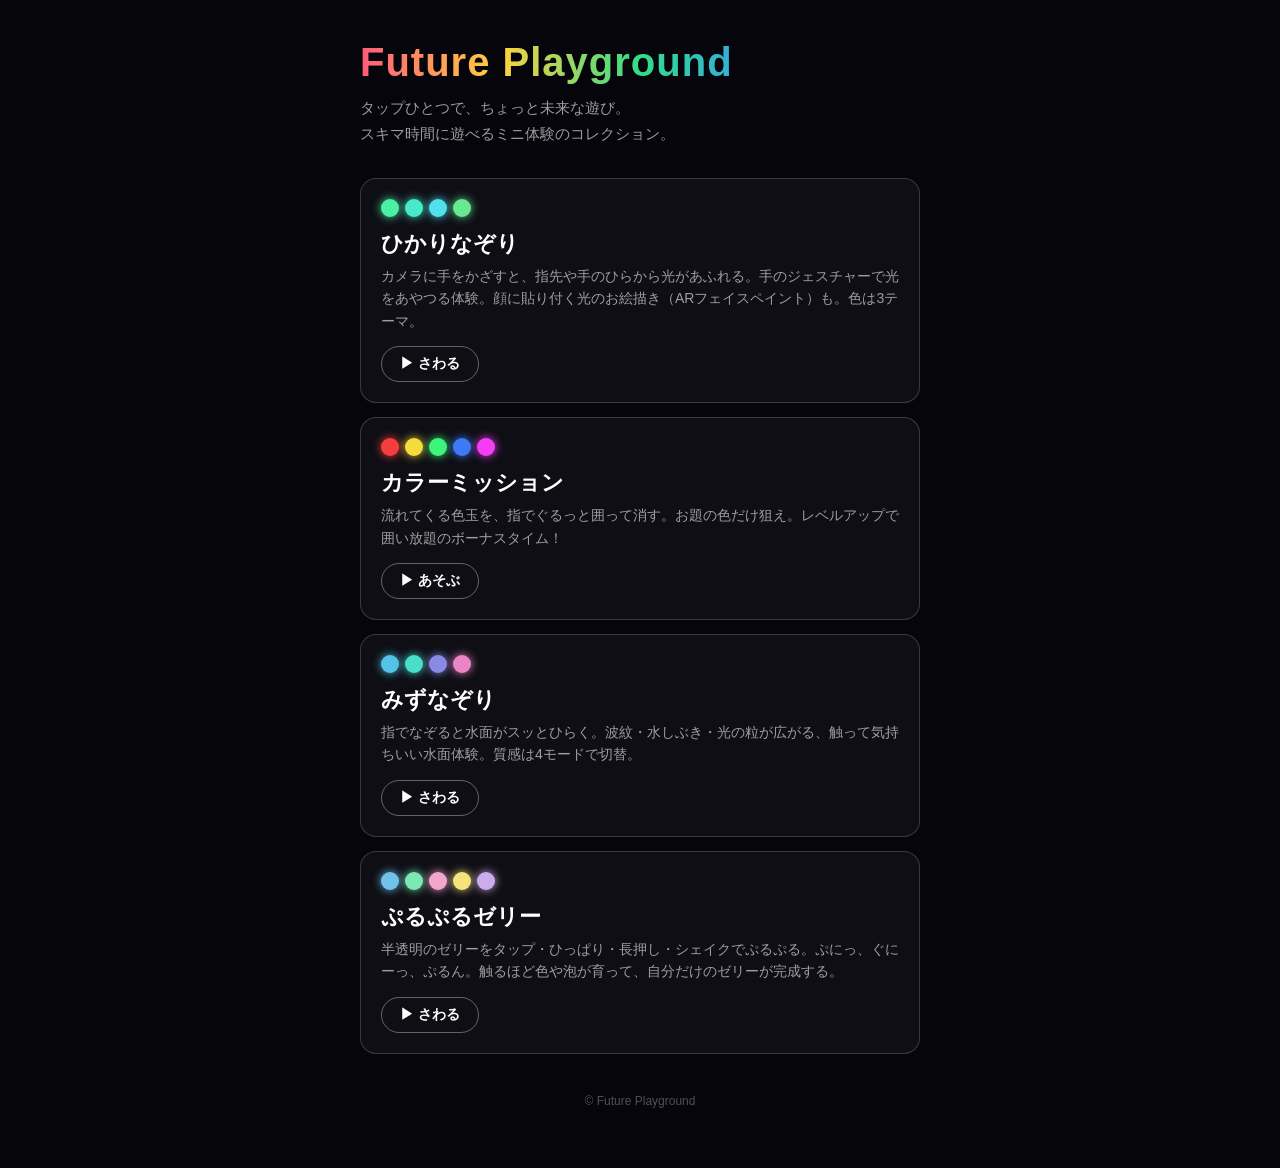
<file: index.html>
<!doctype html>
<html lang="ja">
  <head>
    <meta charset="utf-8" />
    <!-- 堅牢化：スクリプトは一切なし。外部読み込み・通信を禁止（装飾の都合でインラインCSSのみ許可）。 -->
    <meta
      http-equiv="Content-Security-Policy"
      content="default-src 'none'; style-src 'self' 'unsafe-inline'; img-src 'self' data:; base-uri 'none'; form-action 'none'"
    />
    <meta name="referrer" content="no-referrer" />
    <link
      rel="icon"
      href="data:image/svg+xml,%3Csvg%20xmlns='http://www.w3.org/2000/svg'%20viewBox='0%200%2024%2024'%3E%3Ccircle%20cx='12'%20cy='12'%20r='9'%20fill='%23aa5cff'/%3E%3C/svg%3E"
    />
    <meta name="viewport" content="width=device-width, initial-scale=1, viewport-fit=cover" />
    <title>Future Playground</title>
    <meta name="description" content="遊べるミニ体験コレクション。タップひとつで、ちょっと未来な遊び。" />
    <style>
      *{margin:0;padding:0;box-sizing:border-box;-webkit-tap-highlight-color:transparent;}
      body{min-height:100vh;background:#05050b;color:#fff;
        font-family:-apple-system,BlinkMacSystemFont,"Segoe UI",Roboto,"Hiragino Sans","Noto Sans JP",sans-serif;
        padding:calc(40px + env(safe-area-inset-top)) 20px 60px;display:flex;flex-direction:column;align-items:center;}
      .wrap{width:100%;max-width:560px;}
      h1{font-size:clamp(28px,8vw,40px);font-weight:600;letter-spacing:1px;
        background:linear-gradient(90deg,#ff5a7a,#ffd23d,#33dd88,#3399ff,#aa5cff);
        -webkit-background-clip:text;background-clip:text;-webkit-text-fill-color:transparent;}
      .lead{margin-top:10px;color:rgba(255,255,255,0.6);font-size:clamp(13px,3.6vw,15px);line-height:1.7;}
      .grid{margin-top:32px;display:grid;gap:14px;}
      a.card{display:block;text-decoration:none;color:#fff;border:0.5px solid rgba(255,255,255,0.18);
        border-radius:16px;padding:20px;background:rgba(255,255,255,0.04);transition:transform .15s,border-color .15s,background .15s;}
      a.card:hover{transform:translateY(-2px);border-color:rgba(255,255,255,0.4);background:rgba(255,255,255,0.07);}
      a.card:active{transform:scale(0.99);}
      .swatches{display:flex;gap:6px;margin-bottom:12px;}
      .swatches i{width:18px;height:18px;border-radius:50%;display:block;box-shadow:0 0 10px currentColor;}
      .title{font-size:clamp(18px,5vw,22px);font-weight:600;}
      .desc{margin-top:6px;color:rgba(255,255,255,0.6);font-size:clamp(12px,3.4vw,14px);line-height:1.6;}
      .play{margin-top:14px;display:inline-block;font-size:14px;font-weight:600;
        border:0.5px solid rgba(255,255,255,0.35);border-radius:999px;padding:8px 18px;}
      footer{margin-top:40px;color:rgba(255,255,255,0.3);font-size:12px;text-align:center;}
    </style>
  </head>
  <body>
    <div class="wrap">
      <h1>Future Playground</h1>
      <p class="lead">タップひとつで、ちょっと未来な遊び。<br />スキマ時間に遊べるミニ体験のコレクション。</p>

      <div class="grid">
        <a class="card" href="./light-veil/">
          <div class="swatches">
            <i style="background:hsl(152,85%,62%);color:hsl(152,85%,62%)"></i>
            <i style="background:hsl(168,80%,60%);color:hsl(168,80%,60%)"></i>
            <i style="background:hsl(184,80%,62%);color:hsl(184,80%,62%)"></i>
            <i style="background:hsl(140,75%,66%);color:hsl(140,75%,66%)"></i>
          </div>
          <div class="title">ひかりなぞり</div>
          <div class="desc">カメラに手をかざすと、指先や手のひらから光があふれる。手のジェスチャーで光をあやつる体験。顔に貼り付く光のお絵描き（ARフェイスペイント）も。色は3テーマ。</div>
          <span class="play">▶ さわる</span>
        </a>

        <a class="card" href="./color-mission/">
          <div class="swatches">
            <i style="background:hsl(0,90%,60%);color:hsl(0,90%,60%)"></i>
            <i style="background:hsl(52,90%,60%);color:hsl(52,90%,60%)"></i>
            <i style="background:hsl(140,90%,60%);color:hsl(140,90%,60%)"></i>
            <i style="background:hsl(220,90%,60%);color:hsl(220,90%,60%)"></i>
            <i style="background:hsl(300,90%,60%);color:hsl(300,90%,60%)"></i>
          </div>
          <div class="title">カラーミッション</div>
          <div class="desc">流れてくる色玉を、指でぐるっと囲って消す。お題の色だけ狙え。レベルアップで囲い放題のボーナスタイム！</div>
          <span class="play">▶ あそぶ</span>
        </a>

        <a class="card" href="./water-touch/">
          <div class="swatches">
            <i style="background:hsl(195,75%,62%);color:hsl(195,75%,62%)"></i>
            <i style="background:hsl(172,70%,58%);color:hsl(172,70%,58%)"></i>
            <i style="background:hsl(240,65%,72%);color:hsl(240,65%,72%)"></i>
            <i style="background:hsl(320,70%,72%);color:hsl(320,70%,72%)"></i>
          </div>
          <div class="title">みずなぞり</div>
          <div class="desc">指でなぞると水面がスッとひらく。波紋・水しぶき・光の粒が広がる、触って気持ちいい水面体験。質感は4モードで切替。</div>
          <span class="play">▶ さわる</span>
        </a>

        <a class="card" href="./jelly-touch/">
          <div class="swatches">
            <i style="background:hsl(200,75%,68%);color:hsl(200,75%,68%)"></i>
            <i style="background:hsl(150,70%,70%);color:hsl(150,70%,70%)"></i>
            <i style="background:hsl(330,75%,80%);color:hsl(330,75%,80%)"></i>
            <i style="background:hsl(52,85%,72%);color:hsl(52,85%,72%)"></i>
            <i style="background:hsl(270,60%,80%);color:hsl(270,60%,80%)"></i>
          </div>
          <div class="title">ぷるぷるゼリー</div>
          <div class="desc">半透明のゼリーをタップ・ひっぱり・長押し・シェイクでぷるぷる。ぷにっ、ぐにーっ、ぷるん。触るほど色や泡が育って、自分だけのゼリーが完成する。</div>
          <span class="play">▶ さわる</span>
        </a>
      </div>

      <footer>© Future Playground</footer>
    </div>
  </body>
</html>
</file>
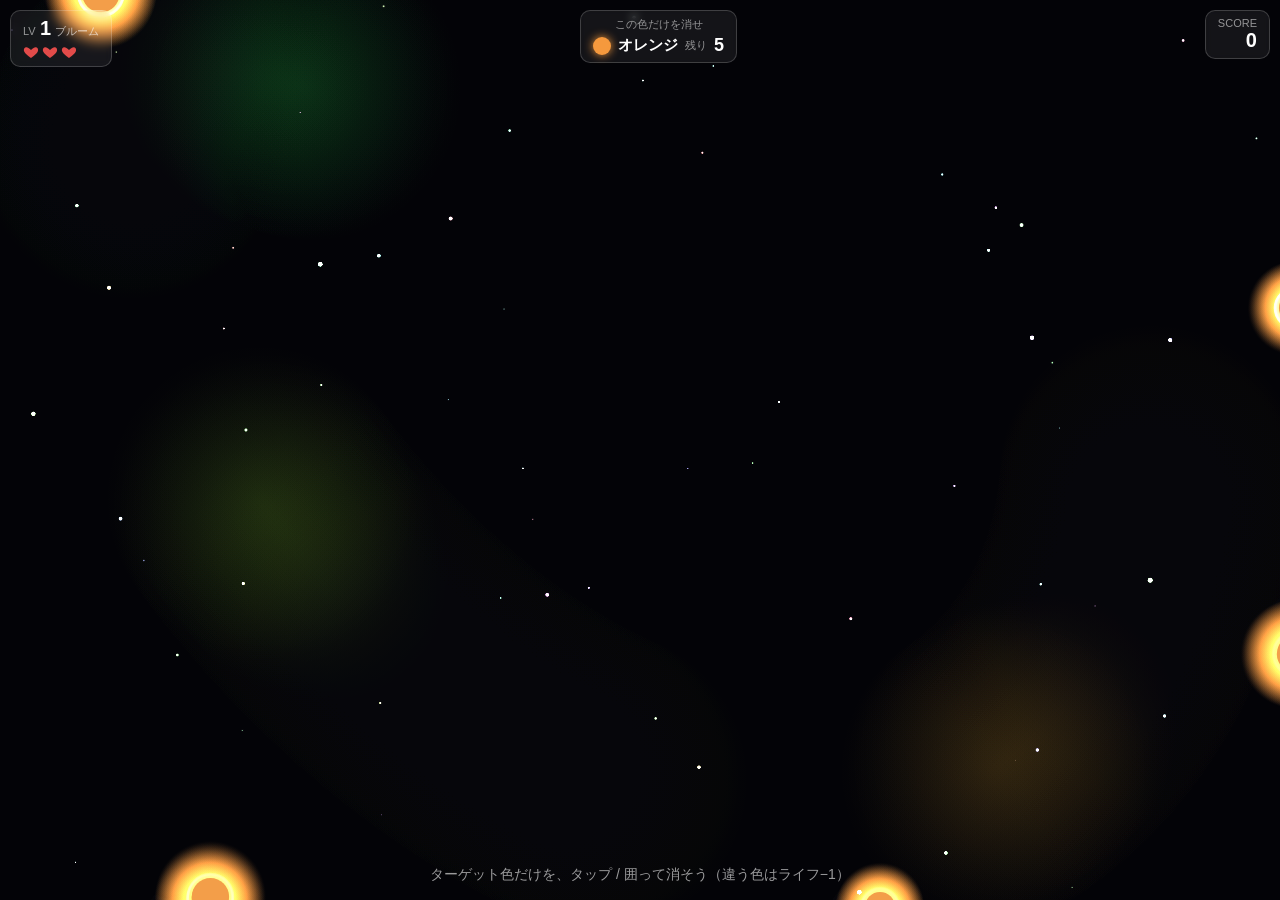
<file: color-mission/index.html>
<!doctype html>
<html lang="ja">
  <head>
    <meta charset="utf-8" />
    <meta name="viewport" content="width=device-width, initial-scale=1, maximum-scale=1, user-scalable=no, viewport-fit=cover" />
    <title>カラーミッション</title>
    <meta name="description" content="四方から流れてくる色玉を、タップや囲い込みで消すアクションゲーム。指定の色だけを狙い、レベルアップで囲い放題のボーナスタイムに突入する。" />
    <link rel="stylesheet" href="style.css" />
  </head>
  <body>
    <div id="wrap">
      <canvas id="game"></canvas>

      <div class="hud">
        <div class="box">
          <div><span class="lbl">LV</span> <span id="lv" class="big">1</span><span id="tier">ブルーム</span></div>
          <div id="lives"></div>
        </div>
        <div class="box" id="mission">
          <div class="lbl">この色だけを消せ</div>
          <div id="mrow">
            <span id="swatch"></span>
            <span id="mname"></span>
            <span class="lbl">残り</span>
            <span id="remain" class="big" style="font-size:clamp(15px,4.5vw,18px);">5</span>
          </div>
        </div>
        <div class="box" style="text-align:right;">
          <div class="lbl">SCORE</div>
          <div id="total" class="big">0</div>
        </div>
      </div>

      <div id="combo"><span id="comboText"></span></div>
      <div id="hint"><span>ターゲット色だけを、タップ / 囲って消そう（違う色はライフ−1）</span></div>
      <div id="banner"><div id="bannerText"></div></div>
      <div id="bonus"><div id="bonusTitle">★ BONUS TIME ★ 囲い放題!</div><div id="bonusBarWrap"><div id="bonusBar"></div></div></div>

      <div id="over">
        <h1>GAME OVER</h1>
        <div id="overStats"></div>
        <button id="restart">もう一度遊ぶ</button>
      </div>
    </div>

    <script src="script.js"></script>
  </body>
</html>
</file>
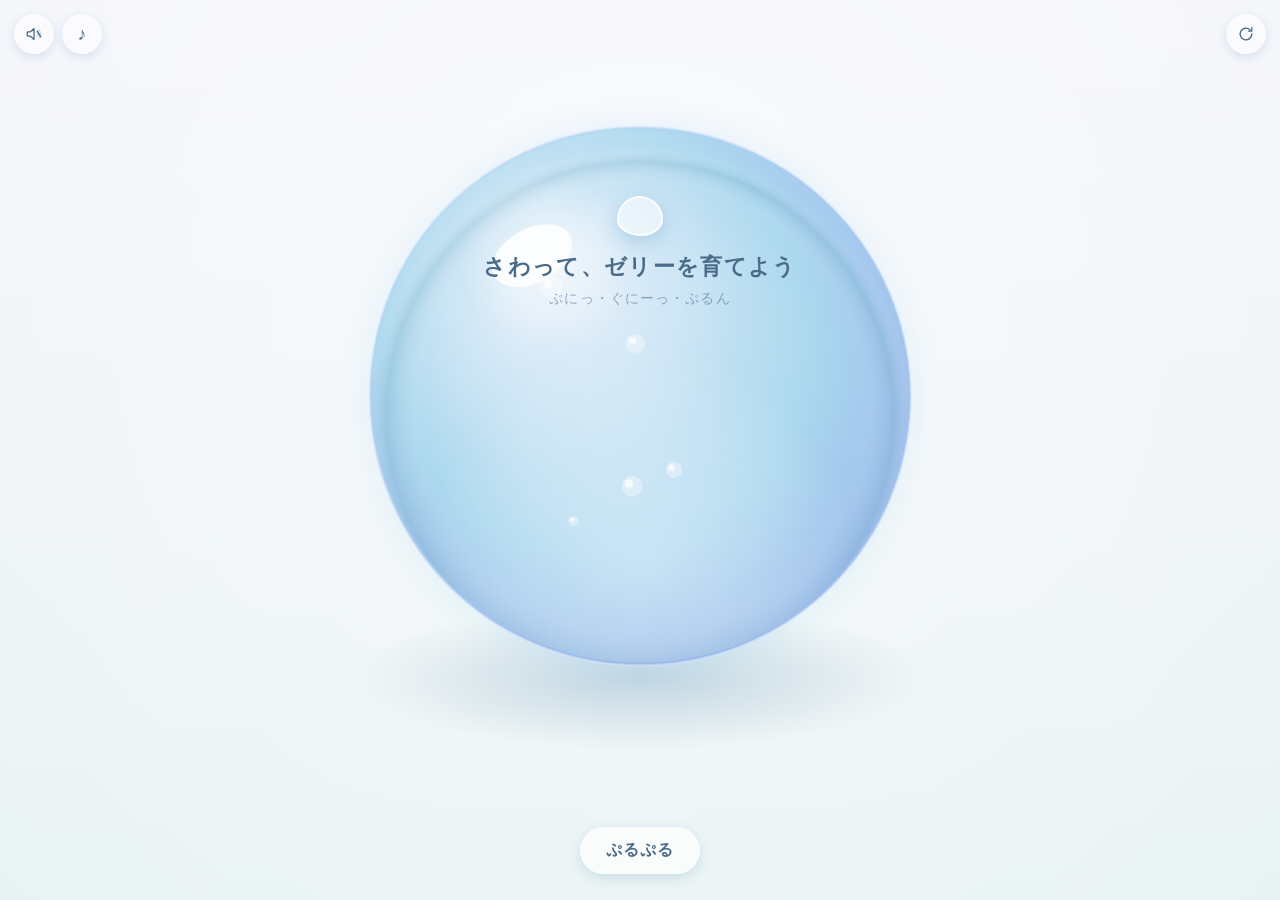
<file: jelly-touch/index.html>
<!doctype html>
<html lang="ja">
  <head>
    <meta charset="utf-8" />
    <meta
      name="viewport"
      content="width=device-width, initial-scale=1, maximum-scale=1, user-scalable=no, viewport-fit=cover"
    />
    <title>ぷるぷるゼリー</title>
    <meta
      name="description"
      content="ゼリーをタップ・ドラッグ・長押し・シェイクでぷるぷる揺らして、自分だけのゼリーを完成させる、触って気持ちいいミニ体験。"
    />
    <meta name="theme-color" content="#eaf6ff" />
    <link rel="stylesheet" href="style.css" />
  </head>
  <body>
    <div id="wrap">
      <canvas id="stage"></canvas>

      <!-- 初回の説明（最初のタッチで消える） -->
      <div id="intro">
        <div class="introInner">
          <div class="introBlob"></div>
          <p class="introText">さわって、ゼリーを育てよう</p>
          <p class="introSub">ぷにっ・ぐにーっ・ぷるん</p>
        </div>
      </div>

      <!-- ぷるぷるメーター（上部・控えめ） -->
      <div id="meterWrap" aria-hidden="true">
        <div id="meter"><i></i></div>
      </div>

      <!-- 音のオン/オフ（左上・控えめ。初期ミュート） -->
      <button id="sound" aria-label="音のオン・オフ" title="音" aria-pressed="false">
        <svg viewBox="0 0 24 24" width="20" height="20" aria-hidden="true">
          <path
            d="M4 9.5h3.5L12 5.5v13L7.5 14.5H4z"
            fill="none"
            stroke="currentColor"
            stroke-width="1.6"
            stroke-linejoin="round"
          />
          <path
            class="wave"
            d="M15.5 9.2a4 4 0 0 1 0 5.6M17.8 7a7 7 0 0 1 0 10"
            fill="none"
            stroke="currentColor"
            stroke-width="1.6"
            stroke-linecap="round"
          />
          <path
            class="slash"
            d="M16 8.5l4 7"
            fill="none"
            stroke="currentColor"
            stroke-width="1.6"
            stroke-linecap="round"
          />
        </svg>
      </button>

      <!-- おんがく（左上・控えめ。初期OFF） -->
      <button id="music" aria-label="おんがくのオン・オフ" title="おんがく" aria-pressed="false">♪</button>

      <!-- 邪魔にならない位置のリセット -->
      <button id="reset" aria-label="さいしょから" title="さいしょから">
        <svg viewBox="0 0 24 24" width="20" height="20" aria-hidden="true">
          <path
            d="M19 12a7 7 0 1 1-2.05-4.95M19 4.5V8.5h-4"
            fill="none"
            stroke="currentColor"
            stroke-width="1.6"
            stroke-linecap="round"
            stroke-linejoin="round"
          />
        </svg>
      </button>

      <!-- 画面下部のボタン -->
      <div id="controls">
        <button id="jiggle" class="ctrlBtn">ぷるぷる</button>
        <button id="finish" class="ctrlBtn primary" hidden>完成する</button>
      </div>

      <!-- 完成画面 -->
      <div id="result" hidden aria-live="polite">
        <div class="resultInner">
          <p class="resultLabel">きみのゼリー</p>
          <h2 class="resultName"></h2>
          <p class="resultDesc"></p>
          <div class="resultBtns">
            <button id="again" class="ctrlBtn">またぷるぷるする</button>
            <button id="remake" class="ctrlBtn primary">もう一度つくる</button>
          </div>
        </div>
      </div>
    </div>

    <script src="script.js"></script>
  </body>
</html>
</file>
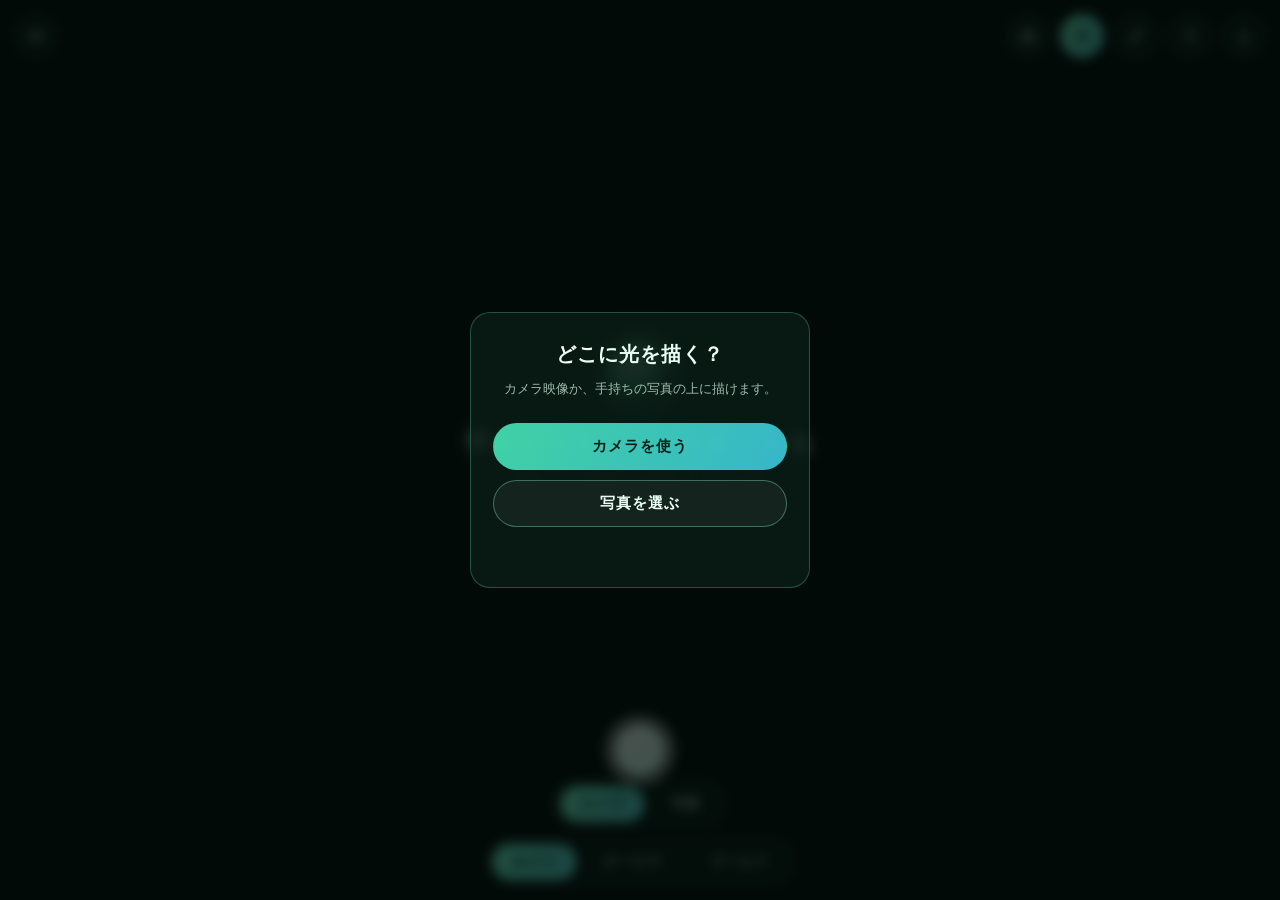
<file: light-veil/index.html>
<!doctype html>
<html lang="ja">
  <head>
    <meta charset="utf-8" />
    <meta
      name="viewport"
      content="width=device-width, initial-scale=1, maximum-scale=1, user-scalable=no, viewport-fit=cover"
    />
    <title>ひかりなぞり</title>
    <meta
      name="description"
      content="カメラ映像や写真の上を指でなぞると、光の粒・泡・半透明の膜がふわっと広がる体験。緑〜シアンの発光がきれいに咲く、触って気持ちいいミニアプリ。"
    />
    <meta name="theme-color" content="#04100c" />
    <link rel="stylesheet" href="style.css" />
  </head>
  <body>
    <div id="wrap">
      <!-- 背景（カメラ／写真）と、その上のエフェクトをまとめて描く1枚のキャンバス -->
      <canvas id="stage"></canvas>

      <!-- 背景用の隠しメディア（キャンバスへ転写するだけ・表示はしない） -->
      <video id="cam" playsinline autoplay muted></video>

      <!-- ファイル選択（写真モード） -->
      <input id="file" type="file" accept="image/*" hidden />

      <!-- 初回の一言ガイド（最初の操作で消える） -->
      <div id="intro">
        <div class="introInner">
          <div class="orb"></div>
          <p class="introText">手をかざすと、光があふれる</p>
          <p class="introSub">ひらく・つまむ・にぎる で あやつる</p>
        </div>
      </div>

      <!-- カメラ許可前 / 失敗時の案内 -->
      <div id="gate" class="hidden">
        <div class="gateCard">
          <p class="gateTitle">どこに光を描く？</p>
          <p class="gateText">カメラ映像か、手持ちの写真の上に描けます。</p>
          <div class="gateBtns">
            <button id="gateCam" class="gateBtn primary">カメラを使う</button>
            <button id="gatePhoto" class="gateBtn">写真を選ぶ</button>
          </div>
          <p id="gateNote" class="gateNote"></p>
        </div>
      </div>

      <!-- 撮影フラッシュ -->
      <div id="flash"></div>

      <!-- カメラシャッター（画面下中央） -->
      <button id="shutter" aria-label="撮影"><span></span></button>

      <!-- トースト（保存・切替などの一時表示） -->
      <div id="toast" aria-live="polite"></div>

      <!-- 左上：音のオン/オフ -->
      <button id="sound" class="iconBtn" aria-label="音のオン・オフ" title="おと" aria-pressed="true">
        <svg viewBox="0 0 24 24" width="20" height="20" aria-hidden="true">
          <path d="M4 9.5h3.5L12 5.5v13L7.5 14.5H4z" fill="none" stroke="currentColor"
            stroke-width="1.6" stroke-linejoin="round" />
          <path class="wave" d="M15.5 9.2a4 4 0 0 1 0 5.6M17.8 7a7 7 0 0 1 0 10"
            fill="none" stroke="currentColor" stroke-width="1.6" stroke-linecap="round" />
          <path class="slash" d="M15.5 8l5 8" fill="none" stroke="currentColor"
            stroke-width="1.6" stroke-linecap="round" />
        </svg>
      </button>

      <!-- 右上ユーティリティ -->
      <div id="util">
        <button id="flip" class="iconBtn" aria-label="内カメラ・外カメラ切替" title="カメラ切替">
          <svg viewBox="0 0 24 24" width="20" height="20" aria-hidden="true">
            <rect x="3" y="7" width="18" height="13" rx="3" fill="none" stroke="currentColor" stroke-width="1.6" />
            <path d="M9 7l1.3-2h3.4L15 7" fill="none" stroke="currentColor" stroke-width="1.6" stroke-linejoin="round" />
            <path d="M9.5 13.5a2.8 2.8 0 0 1 5-1.2M14.5 13.5a2.8 2.8 0 0 1-5 1.2" fill="none" stroke="currentColor" stroke-width="1.5" stroke-linecap="round" />
            <path d="M14.6 11.1l.1 1.3-1.3-.2M9.4 15.9l-.1-1.3 1.3.2" fill="none" stroke="currentColor" stroke-width="1.5" stroke-linecap="round" stroke-linejoin="round" />
          </svg>
        </button>
        <button id="hand" class="iconBtn on" aria-label="手の認識オン・オフ" title="手で あやつる" aria-pressed="true">
          <svg viewBox="0 0 24 24" width="20" height="20" aria-hidden="true">
            <path d="M8 11V6.2a1.3 1.3 0 0 1 2.6 0V10m0-.2V5.2a1.3 1.3 0 0 1 2.6 0V10m0-.6V6a1.3 1.3 0 0 1 2.6 0v5m0-2.2a1.3 1.3 0 0 1 2.6 0v4.8c0 3-2.2 5.4-5.4 5.4h-1.2c-1.7 0-2.8-.6-3.9-1.9L5 16.5c-.7-.9-.5-1.8.3-2.3.7-.4 1.5-.2 2 .4L8 15.4z"
              fill="none" stroke="currentColor" stroke-width="1.5" stroke-linejoin="round" />
          </svg>
        </button>
        <button id="draw" class="iconBtn" aria-label="お絵描きモード オン・オフ" title="お絵描き" aria-pressed="false">
          <svg viewBox="0 0 24 24" width="20" height="20" aria-hidden="true">
            <path d="M4 20l1-4L15.5 5.5a2 2 0 0 1 2.8 0l0.2.2a2 2 0 0 1 0 2.8L8 19l-4 1z" fill="none" stroke="currentColor" stroke-width="1.5" stroke-linejoin="round" />
            <path d="M14 7l3 3" fill="none" stroke="currentColor" stroke-width="1.5" stroke-linecap="round" />
          </svg>
        </button>
        <button id="reset" class="iconBtn" aria-label="エフェクトを消す" title="けす">
          <svg viewBox="0 0 24 24" width="20" height="20" aria-hidden="true">
            <path d="M12 3.2c-3.6 4-6 7-6 9.8a6 6 0 0 0 12 0c0-2.8-2.4-5.8-6-9.8z"
              fill="none" stroke="currentColor" stroke-width="1.6" stroke-linejoin="round" />
          </svg>
        </button>
        <button id="save" class="iconBtn" aria-label="画像を保存" title="ほぞん">
          <svg viewBox="0 0 24 24" width="20" height="20" aria-hidden="true">
            <path d="M12 4v10m0 0l-4-4m4 4l4-4M5 19h14"
              fill="none" stroke="currentColor" stroke-width="1.6"
              stroke-linecap="round" stroke-linejoin="round" />
          </svg>
        </button>
      </div>

      <!-- 画面下部のコントロール -->
      <div id="dock">
        <!-- ソース切替（カメラ / 写真） -->
        <div id="source" role="tablist" aria-label="背景の切替">
          <button class="src is-active" data-src="camera">カメラ</button>
          <button class="src" data-src="photo">写真</button>
        </div>

        <!-- 光の色テーマ -->
        <div id="modes" role="tablist" aria-label="光の色">
          <button class="mode is-active" data-mode="green">みどり</button>
          <button class="mode" data-mode="aurora">オーロラ</button>
          <button class="mode" data-mode="gold">ゴールド</button>
        </div>
      </div>
    </div>

    <script type="module" src="script.js"></script>
  </body>
</html>
</file>
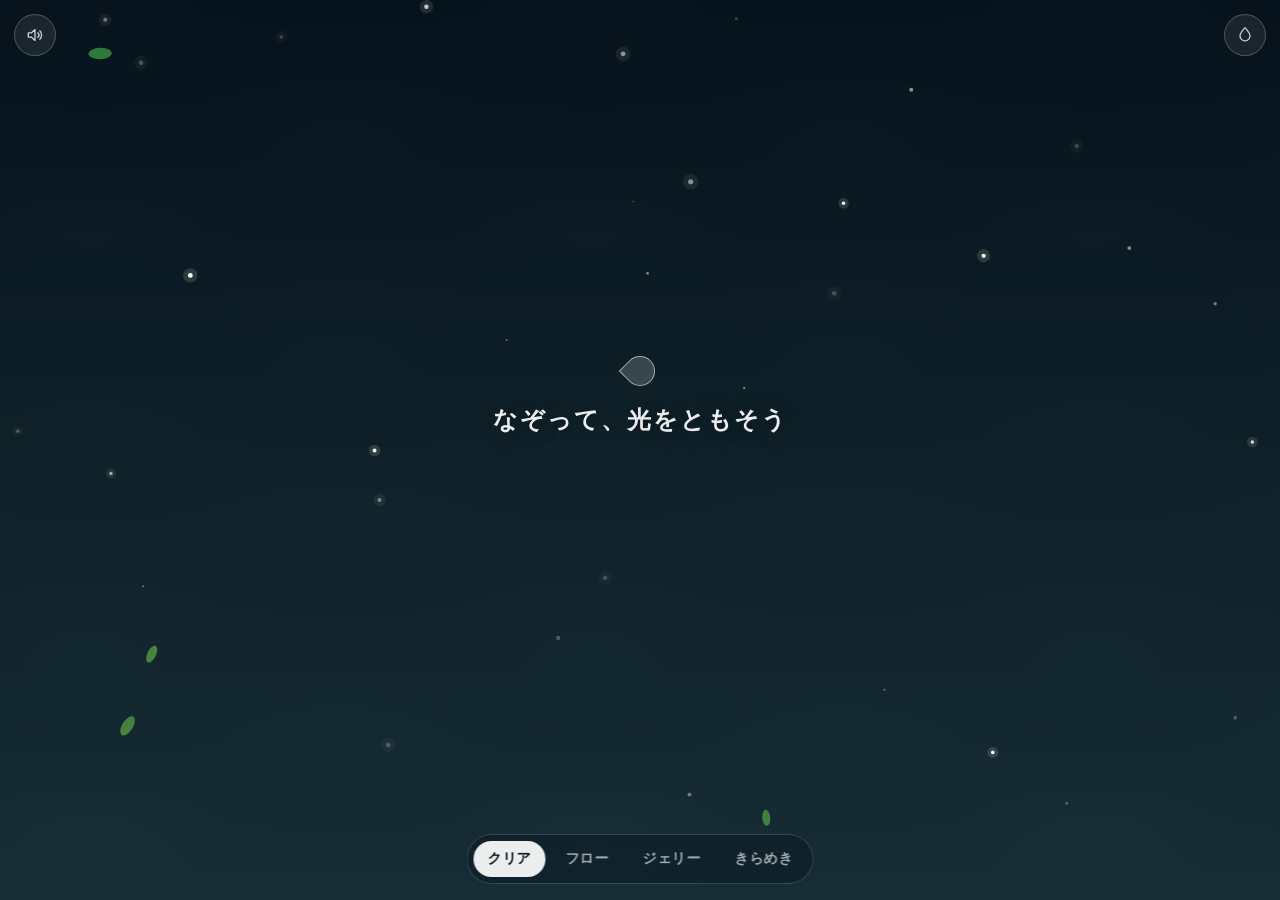
<file: water-touch/index.html>
<!doctype html>
<html lang="ja">
  <head>
    <meta charset="utf-8" />
    <!--
      セキュリティ堅牢化：このアプリは完全に自己完結（外部通信なし）。
      自分のファイル以外の読み込み・スクリプト注入・外部送信をすべて禁止する。
    -->
    <meta
      http-equiv="Content-Security-Policy"
      content="default-src 'none'; script-src 'self'; style-src 'self'; img-src 'self' data:; media-src 'self'; connect-src 'none'; base-uri 'none'; form-action 'none'"
    />
    <meta name="referrer" content="no-referrer" />
    <meta
      name="viewport"
      content="width=device-width, initial-scale=1, maximum-scale=1, user-scalable=no, viewport-fit=cover"
    />
    <title>みずなぞり</title>
    <meta
      name="description"
      content="指で画面をなぞると、水面が軌跡に沿ってスッとひらく。波紋・水しぶき・光の粒が広がる、触って気持ちいい水面体験。"
    />
    <meta name="theme-color" content="#06141f" />
    <link
      rel="icon"
      href="data:image/svg+xml,%3Csvg%20xmlns='http://www.w3.org/2000/svg'%20viewBox='0%200%2024%2024'%3E%3Cpath%20d='M12%203C8%207.5%206%2010.5%206%2013.2a6%206%200%200%200%2012%200C18%2010.5%2016%207.5%2012%203z'%20fill='%2364c8e8'/%3E%3C/svg%3E"
    />
    <link rel="stylesheet" href="style.css" />
  </head>
  <body>
    <div id="wrap">
      <canvas id="water"></canvas>

      <!-- 初回の説明（最初のタッチで消える） -->
      <div id="intro">
        <div class="introInner">
          <div class="drop"></div>
          <p class="introText">なぞって、光をともそう</p>
        </div>
      </div>

      <!-- チュートリアルのヒント（操作に合わせて出る） -->
      <div id="hint" aria-live="polite"><p></p></div>

      <!-- 音のオン/オフ（左上・控えめ） -->
      <button id="sound" aria-label="音のオン・オフ" title="音" aria-pressed="true">
        <svg viewBox="0 0 24 24" width="20" height="20" aria-hidden="true">
          <path
            d="M4 9.5h3.5L12 5.5v13L7.5 14.5H4z"
            fill="none"
            stroke="currentColor"
            stroke-width="1.6"
            stroke-linejoin="round"
          />
          <path
            class="wave"
            d="M15.5 9.2a4 4 0 0 1 0 5.6M17.8 7a7 7 0 0 1 0 10"
            fill="none"
            stroke="currentColor"
            stroke-width="1.6"
            stroke-linecap="round"
          />
          <path
            class="slash"
            d="M16 8.5l4 7"
            fill="none"
            stroke="currentColor"
            stroke-width="1.6"
            stroke-linecap="round"
          />
        </svg>
      </button>

      <!-- 邪魔にならない位置のリセット -->
      <button id="reset" aria-label="水面をしずめる" title="しずめる">
        <svg viewBox="0 0 24 24" width="20" height="20" aria-hidden="true">
          <path
            d="M12 3.2c-3.6 4-6 7-6 9.8a6 6 0 0 0 12 0c0-2.8-2.4-5.8-6-9.8z"
            fill="none"
            stroke="currentColor"
            stroke-width="1.6"
            stroke-linejoin="round"
          />
        </svg>
      </button>

      <!-- 画面下部のモード切替 -->
      <div id="modes" role="tablist" aria-label="水の質感">
        <button class="mode is-active" data-mode="clear">クリア</button>
        <button class="mode" data-mode="flow">フロー</button>
        <button class="mode" data-mode="jelly">ジェリー</button>
        <button class="mode" data-mode="sparkle">きらめき</button>
      </div>
    </div>

    <script src="script.js"></script>
  </body>
</html>
</file>
<file: color-mission/style.css>
*{margin:0;padding:0;box-sizing:border-box;-webkit-tap-highlight-color:transparent;}
html,body{height:100%;overflow:hidden;background:#05050b;
  font-family:-apple-system,BlinkMacSystemFont,"Segoe UI",Roboto,"Hiragino Sans","Noto Sans JP",sans-serif;
  -webkit-user-select:none;user-select:none;touch-action:none;overscroll-behavior:none;}
#wrap{position:fixed;inset:0;}
#game{display:block;width:100%;height:100%;touch-action:none;cursor:crosshair;}
.hud{position:absolute;top:calc(10px + env(safe-area-inset-top));left:calc(10px + env(safe-area-inset-left));
  right:calc(10px + env(safe-area-inset-right));display:flex;align-items:flex-start;justify-content:space-between;gap:8px;pointer-events:none;}
.box{background:rgba(255,255,255,0.07);border:0.5px solid rgba(255,255,255,0.18);border-radius:10px;
  padding:6px 12px;backdrop-filter:blur(4px);-webkit-backdrop-filter:blur(4px);color:#fff;}
.lbl{font-size:11px;color:rgba(255,255,255,0.55);}
.big{font-size:clamp(16px,5vw,20px);font-weight:600;}
#tier{font-size:11px;color:rgba(255,255,255,0.65);margin-left:4px;}
#lives{margin-top:4px;display:flex;gap:3px;}
#lives svg{width:16px;height:16px;display:block;}
#mission{text-align:center;}
#mrow{display:flex;align-items:center;justify-content:center;gap:7px;margin-top:3px;}
#swatch{width:18px;height:18px;border-radius:50%;display:inline-block;}
#mname{font-size:clamp(13px,4vw,15px);font-weight:600;}
#combo{position:absolute;top:clamp(90px,16vh,120px);left:0;right:0;text-align:center;pointer-events:none;opacity:0;}
#comboText{font-size:clamp(22px,7vw,28px);font-weight:600;color:#fff;text-shadow:0 0 12px rgba(255,255,255,0.6);}
#hint{position:absolute;bottom:calc(16px + env(safe-area-inset-bottom));left:0;right:0;text-align:center;
  pointer-events:none;transition:opacity .6s;padding:0 16px;}
#hint span{font-size:clamp(12px,3.5vw,14px);color:rgba(255,255,255,0.6);}
#banner{position:absolute;top:50%;left:0;right:0;text-align:center;pointer-events:none;opacity:0;transform:translateY(-50%);padding:0 12px;}
#bannerText{font-size:clamp(26px,8vw,36px);font-weight:600;color:#fff;}
#bonus{position:absolute;top:clamp(70px,12vh,100px);left:0;right:0;text-align:center;pointer-events:none;display:none;padding:0 16px;}
#bonusTitle{font-size:clamp(20px,6vw,28px);font-weight:600;color:#fff;text-shadow:0 0 16px rgba(255,255,255,0.8);letter-spacing:1px;}
#bonusBarWrap{margin:8px auto 0;max-width:280px;height:8px;background:rgba(255,255,255,0.15);border-radius:6px;overflow:hidden;}
#bonusBar{height:100%;width:100%;background:linear-gradient(90deg,#ff4444,#ffdd33,#33dd88,#3399ff,#aa33ff);border-radius:6px;}
#over{position:absolute;inset:0;display:none;flex-direction:column;align-items:center;justify-content:center;
  background:rgba(5,5,11,0.8);backdrop-filter:blur(3px);-webkit-backdrop-filter:blur(3px);text-align:center;padding:24px;}
#over h1{font-size:clamp(28px,9vw,38px);font-weight:600;color:#fff;}
#overStats{font-size:clamp(14px,4vw,16px);color:rgba(255,255,255,0.75);margin:12px 0 20px;}
#restart{padding:12px 30px;font-size:16px;font-weight:600;border-radius:12px;cursor:pointer;
  background:rgba(255,255,255,0.14);border:0.5px solid rgba(255,255,255,0.35);color:#fff;}
#restart:active{transform:scale(0.97);}
</file>
<file: jelly-touch/style.css>
:root {
  --ui: #4a6b88;
  --ui-soft: rgba(74, 107, 136, 0.55);
}

* {
  margin: 0;
  padding: 0;
  box-sizing: border-box;
  -webkit-tap-highlight-color: transparent;
  -webkit-user-select: none;
  user-select: none;
}

html,
body {
  height: 100%;
  overflow: hidden;
  overscroll-behavior: none;
}

body {
  font-family: -apple-system, BlinkMacSystemFont, "Segoe UI", Roboto,
    "Hiragino Sans", "Noto Sans JP", sans-serif;
  background: #eaf6ff;
  color: var(--ui);
  touch-action: none;
}

#wrap {
  position: fixed;
  inset: 0;
  overflow: hidden;
}

#stage {
  position: absolute;
  inset: 0;
  width: 100%;
  height: 100%;
  display: block;
  touch-action: none;
}

/* ---- 初回の説明 ---- */
#intro {
  position: absolute;
  inset: 0;
  display: flex;
  align-items: center;
  justify-content: center;
  pointer-events: none;
  z-index: 5;
  transition: opacity 0.6s ease;
}
#intro.hide {
  opacity: 0;
}
.introInner {
  text-align: center;
  transform: translateY(-22vh);
}
.introBlob {
  width: 46px;
  height: 40px;
  margin: 0 auto 16px;
  border-radius: 48% 52% 46% 54% / 60% 58% 42% 40%;
  background: rgba(255, 255, 255, 0.55);
  border: 2px solid rgba(255, 255, 255, 0.8);
  box-shadow: 0 6px 18px rgba(120, 170, 210, 0.4);
  animation: introWobble 2.4s ease-in-out infinite;
}
@keyframes introWobble {
  0%, 100% { transform: scale(1, 1); border-radius: 48% 52% 46% 54% / 60% 58% 42% 40%; }
  50% { transform: scale(1.08, 0.9); border-radius: 52% 48% 54% 46% / 54% 52% 48% 46%; }
}
.introText {
  font-size: clamp(17px, 5vw, 22px);
  font-weight: 700;
  color: var(--ui);
  letter-spacing: 0.06em;
}
.introSub {
  margin-top: 8px;
  font-size: clamp(12px, 3.6vw, 14px);
  color: var(--ui-soft);
  letter-spacing: 0.08em;
}

/* ---- ぷるぷるメーター ---- */
#meterWrap {
  position: absolute;
  top: calc(16px + env(safe-area-inset-top));
  left: 50%;
  transform: translateX(-50%);
  width: min(180px, 46vw);
  z-index: 4;
  opacity: 0;
  transition: opacity 0.5s ease;
}
#meterWrap.show {
  opacity: 1;
}
#meter {
  height: 6px;
  border-radius: 999px;
  background: rgba(255, 255, 255, 0.6);
  box-shadow: inset 0 1px 2px rgba(120, 160, 200, 0.25);
  overflow: hidden;
}
#meter i {
  display: block;
  height: 100%;
  width: 0%;
  border-radius: 999px;
  background: linear-gradient(90deg, #7fd8ff, #9affc8, #ffd6f0);
  transition: width 0.3s ease;
}

/* ---- 角のボタン ---- */
#sound,
#reset,
#music {
  position: absolute;
  top: calc(14px + env(safe-area-inset-top));
  width: 40px;
  height: 40px;
  display: flex;
  align-items: center;
  justify-content: center;
  border: none;
  border-radius: 50%;
  background: rgba(255, 255, 255, 0.55);
  color: var(--ui);
  box-shadow: 0 3px 10px rgba(120, 170, 210, 0.28);
  cursor: pointer;
  z-index: 6;
  backdrop-filter: blur(4px);
  -webkit-backdrop-filter: blur(4px);
}
#sound {
  left: calc(14px + env(safe-area-inset-left));
}
#music {
  left: calc(62px + env(safe-area-inset-left));
  font-size: 18px;
  font-weight: 700;
  line-height: 1;
}
#music.on {
  color: #fff;
  background: linear-gradient(135deg, #8ad0ff, #9cffd6);
  box-shadow: 0 3px 12px rgba(120, 200, 230, 0.5);
}
#reset {
  right: calc(14px + env(safe-area-inset-right));
}
#sound:active,
#reset:active,
#music:active {
  transform: scale(0.92);
}
#sound .slash {
  opacity: 1;
}
#sound .wave {
  opacity: 0.25;
}
#sound[aria-pressed="true"] .slash {
  opacity: 0;
}
#sound[aria-pressed="true"] .wave {
  opacity: 1;
}

/* ---- 下部ボタン ---- */
#controls {
  position: absolute;
  left: 0;
  right: 0;
  bottom: calc(26px + env(safe-area-inset-bottom));
  display: flex;
  gap: 12px;
  justify-content: center;
  z-index: 6;
}
.ctrlBtn {
  border: none;
  cursor: pointer;
  font-family: inherit;
  font-size: clamp(14px, 4vw, 16px);
  font-weight: 700;
  white-space: nowrap;
  letter-spacing: 0.06em;
  color: var(--ui);
  padding: 13px 26px;
  border-radius: 999px;
  background: rgba(255, 255, 255, 0.7);
  box-shadow: 0 4px 14px rgba(120, 170, 210, 0.32);
  backdrop-filter: blur(4px);
  -webkit-backdrop-filter: blur(4px);
  transition: transform 0.12s ease, box-shadow 0.2s ease;
}
.ctrlBtn:active {
  transform: scale(0.94);
}
.ctrlBtn.primary {
  color: #fff;
  background: linear-gradient(120deg, #6cc8ff, #8affd0);
  box-shadow: 0 6px 18px rgba(110, 190, 230, 0.5);
}
#finish:not([hidden]) {
  animation: pop 0.45s cubic-bezier(0.34, 1.56, 0.64, 1);
}
@keyframes pop {
  0% { transform: scale(0.4); opacity: 0; }
  100% { transform: scale(1); opacity: 1; }
}

/* ---- 完成画面 ---- */
#result {
  position: absolute;
  inset: 0;
  display: flex;
  align-items: center;
  justify-content: center;
  z-index: 8;
  pointer-events: none;
}
#result:not([hidden]) {
  pointer-events: auto;
}
.resultInner {
  text-align: center;
  transform: translateY(20vh);
  opacity: 0;
  transition: transform 0.7s cubic-bezier(0.22, 1, 0.36, 1), opacity 0.7s ease;
}
#result.show .resultInner {
  transform: translateY(18vh);
  opacity: 1;
}
.resultLabel {
  font-size: clamp(13px, 3.6vw, 15px);
  font-weight: 600;
  letter-spacing: 0.2em;
  color: var(--ui-soft);
}
.resultName {
  margin-top: 8px;
  font-size: clamp(28px, 9vw, 42px);
  font-weight: 800;
  letter-spacing: 0.04em;
  color: var(--ui);
  text-shadow: 0 2px 16px rgba(255, 255, 255, 0.8);
}
.resultDesc {
  margin-top: 10px;
  font-size: clamp(13px, 3.8vw, 15px);
  color: var(--ui-soft);
  letter-spacing: 0.05em;
}
.resultBtns {
  margin-top: 26px;
  display: flex;
  gap: 12px;
  justify-content: center;
}
</file>
<file: light-veil/style.css>
* {
  margin: 0;
  padding: 0;
  box-sizing: border-box;
  -webkit-tap-highlight-color: transparent;
  -webkit-user-select: none;
  user-select: none;
}

html,
body {
  height: 100%;
  overflow: hidden;
  background: #04100c;
}

body {
  font-family: -apple-system, BlinkMacSystemFont, "Segoe UI", Roboto,
    "Hiragino Sans", "Noto Sans JP", sans-serif;
  color: #eafff4;
  overscroll-behavior: none;
}

#wrap {
  position: fixed;
  inset: 0;
}

#stage {
  position: absolute;
  inset: 0;
  width: 100%;
  height: 100%;
  display: block;
  touch-action: none; /* なぞりを最優先。スクロール／ピンチを無効化 */
}

/* 背景メディアは画面に出さず、キャンバスへ転写するためだけに使う */
#cam {
  position: absolute;
  width: 1px;
  height: 1px;
  opacity: 0;
  pointer-events: none;
}

/* ---- 初回ガイド ---- */
#intro {
  position: absolute;
  inset: 0;
  display: flex;
  align-items: center;
  justify-content: center;
  pointer-events: none;
  transition: opacity 0.7s ease;
  z-index: 6;
}
#intro.hide {
  opacity: 0;
}
.introInner {
  text-align: center;
  transform: translateY(-4vh);
  padding: 0 24px;
}
.introText {
  font-size: clamp(18px, 5.6vw, 24px);
  font-weight: 600;
  letter-spacing: 2px;
  color: rgba(255, 255, 255, 0.94);
  text-shadow: 0 0 18px rgba(80, 255, 200, 0.5);
}
.introSub {
  margin-top: 10px;
  font-size: clamp(12px, 3.6vw, 14px);
  letter-spacing: 1px;
  color: rgba(220, 255, 240, 0.6);
}
.orb {
  width: 64px;
  height: 64px;
  margin: 0 auto 22px;
  border-radius: 50%;
  background: radial-gradient(
    circle at 38% 34%,
    rgba(255, 255, 255, 0.95),
    rgba(110, 255, 200, 0.85) 35%,
    rgba(40, 200, 170, 0.2) 70%,
    transparent 75%
  );
  box-shadow: 0 0 36px rgba(90, 255, 200, 0.7);
  animation: orbPulse 2.6s ease-in-out infinite;
}
@keyframes orbPulse {
  0%, 100% { transform: scale(1); opacity: 0.92; }
  50% { transform: scale(1.12); opacity: 1; }
}

/* ---- カメラ／写真の案内ゲート ---- */
#gate {
  position: absolute;
  inset: 0;
  display: flex;
  align-items: center;
  justify-content: center;
  background: rgba(4, 14, 11, 0.72);
  backdrop-filter: blur(6px);
  -webkit-backdrop-filter: blur(6px);
  z-index: 20;
  padding: 24px;
}
#gate.hidden {
  display: none;
}
.gateCard {
  width: 100%;
  max-width: 340px;
  text-align: center;
  border: 0.5px solid rgba(120, 255, 210, 0.25);
  border-radius: 20px;
  padding: 28px 22px;
  background: rgba(12, 30, 24, 0.7);
}
.gateTitle {
  font-size: clamp(17px, 5vw, 20px);
  font-weight: 600;
  letter-spacing: 1px;
}
.gateText {
  margin-top: 10px;
  font-size: 13px;
  line-height: 1.7;
  color: rgba(220, 255, 240, 0.7);
}
.gateBtns {
  margin-top: 22px;
  display: flex;
  flex-direction: column;
  gap: 10px;
}
.gateBtn {
  appearance: none;
  border: 0.5px solid rgba(150, 255, 220, 0.35);
  background: rgba(255, 255, 255, 0.05);
  color: #eafff4;
  border-radius: 999px;
  padding: 13px 18px;
  font-size: 15px;
  font-weight: 600;
  letter-spacing: 1px;
  cursor: pointer;
  transition: transform 0.12s, background 0.12s;
}
.gateBtn:active {
  transform: scale(0.97);
}
.gateBtn.primary {
  background: linear-gradient(120deg, rgba(70, 230, 180, 0.9), rgba(60, 200, 220, 0.9));
  color: #042018;
  border-color: transparent;
}
.gateNote {
  margin-top: 16px;
  min-height: 16px;
  font-size: 12px;
  line-height: 1.6;
  color: rgba(255, 210, 160, 0.85);
}

/* ---- 撮影フラッシュ ---- */
#flash {
  position: absolute;
  inset: 0;
  background: #fff;
  opacity: 0;
  pointer-events: none;
  z-index: 30;
}
#flash.fire {
  animation: flashAnim 0.5s ease-out;
}
@keyframes flashAnim {
  0% { opacity: 0; }
  8% { opacity: 0.85; }
  100% { opacity: 0; }
}

/* ---- カメラシャッター ---- */
#shutter {
  position: absolute;
  left: 50%;
  bottom: calc(116px + env(safe-area-inset-bottom));
  transform: translateX(-50%);
  width: 68px;
  height: 68px;
  border-radius: 50%;
  border: 0;
  padding: 0;
  background: rgba(255, 255, 255, 0.18);
  box-shadow: 0 0 0 3px rgba(255, 255, 255, 0.85) inset, 0 4px 18px rgba(0, 0, 0, 0.35);
  backdrop-filter: blur(4px);
  -webkit-backdrop-filter: blur(4px);
  display: flex;
  align-items: center;
  justify-content: center;
  cursor: pointer;
  z-index: 12;
  transition: transform 0.1s;
}
#shutter span {
  width: 52px;
  height: 52px;
  border-radius: 50%;
  background: linear-gradient(135deg, #fff, #d6fff0);
  display: block;
  transition: transform 0.1s;
}
#shutter:active {
  transform: translateX(-50%) scale(0.94);
}
#shutter:active span {
  transform: scale(0.86);
}

/* ---- トースト ---- */
#toast {
  position: absolute;
  left: 50%;
  bottom: calc(200px + env(safe-area-inset-bottom));
  transform: translateX(-50%) translateY(8px);
  padding: 10px 18px;
  border-radius: 999px;
  background: rgba(8, 24, 18, 0.82);
  border: 0.5px solid rgba(150, 255, 220, 0.3);
  font-size: 13px;
  letter-spacing: 0.5px;
  color: #eafff4;
  opacity: 0;
  pointer-events: none;
  transition: opacity 0.3s, transform 0.3s;
  z-index: 15;
  white-space: nowrap;
}
#toast.show {
  opacity: 1;
  transform: translateX(-50%) translateY(0);
}

/* ---- 左上：音 ---- */
#sound {
  position: absolute;
  top: calc(14px + env(safe-area-inset-top));
  left: 14px;
  z-index: 10;
}
#sound .slash {
  opacity: 0;
  transition: opacity 0.15s;
}
#sound .wave {
  transition: opacity 0.15s;
}
#sound.muted .slash {
  opacity: 1;
}
#sound.muted .wave {
  opacity: 0;
}

/* ---- 右上ユーティリティ ---- */
#util {
  position: absolute;
  top: calc(14px + env(safe-area-inset-top));
  right: 14px;
  display: flex;
  gap: 10px;
  z-index: 10;
}
.iconBtn {
  width: 44px;
  height: 44px;
  display: flex;
  align-items: center;
  justify-content: center;
  border-radius: 50%;
  border: 0.5px solid rgba(160, 255, 225, 0.28);
  background: rgba(8, 24, 18, 0.5);
  backdrop-filter: blur(4px);
  -webkit-backdrop-filter: blur(4px);
  color: rgba(230, 255, 245, 0.9);
  cursor: pointer;
  transition: transform 0.12s, background 0.12s;
}
.iconBtn:active {
  transform: scale(0.92);
  background: rgba(70, 230, 180, 0.25);
}
.iconBtn.on {
  color: #042018;
  border-color: transparent;
  background: linear-gradient(120deg, rgba(120, 255, 200, 0.9), rgba(90, 220, 230, 0.9));
}

/* ---- 画面下部ドック ---- */
#dock {
  position: absolute;
  left: 0;
  right: 0;
  bottom: 0;
  display: flex;
  flex-direction: column;
  align-items: center;
  gap: 10px;
  padding: 12px 12px calc(14px + env(safe-area-inset-bottom));
  z-index: 10;
  pointer-events: none; /* 透明な余白でなぞりを邪魔しない */
}
#source,
#modes {
  display: flex;
  gap: 6px;
  padding: 5px;
  border-radius: 999px;
  background: rgba(8, 24, 18, 0.5);
  border: 0.5px solid rgba(160, 255, 225, 0.2);
  backdrop-filter: blur(6px);
  -webkit-backdrop-filter: blur(6px);
  pointer-events: auto;
}
.src,
.mode {
  appearance: none;
  border: 0;
  background: transparent;
  color: rgba(225, 255, 245, 0.72);
  font-size: 13px;
  font-weight: 600;
  letter-spacing: 1px;
  padding: 8px 16px;
  border-radius: 999px;
  cursor: pointer;
  transition: color 0.15s, background 0.15s;
}
.src.is-active,
.mode.is-active {
  color: #042018;
  background: linear-gradient(120deg, rgba(120, 255, 200, 0.95), rgba(90, 220, 230, 0.95));
}

/* PC では少しだけ余白を広げて操作しやすく */
@media (min-width: 720px) and (pointer: fine) {
  .src,
  .mode {
    padding: 9px 20px;
    font-size: 14px;
  }
}
</file>
<file: water-touch/style.css>
* {
  margin: 0;
  padding: 0;
  box-sizing: border-box;
  -webkit-tap-highlight-color: transparent;
  -webkit-user-select: none;
  user-select: none;
}

html,
body {
  height: 100%;
  overflow: hidden;
  background: #06141f;
}

body {
  font-family: -apple-system, BlinkMacSystemFont, "Segoe UI", Roboto,
    "Hiragino Sans", "Noto Sans JP", sans-serif;
  color: #eaf6ff;
  overscroll-behavior: none;
}

#wrap {
  position: fixed;
  inset: 0;
}

#water {
  position: absolute;
  inset: 0;
  width: 100%;
  height: 100%;
  display: block;
  touch-action: none; /* スクロールやピンチを無効化して、なぞりを最優先 */
}

/* ---- 初回説明 ---- */
#intro {
  position: absolute;
  inset: 0;
  display: flex;
  align-items: center;
  justify-content: center;
  pointer-events: none;
  transition: opacity 0.7s ease;
  z-index: 5;
}
#intro.hide {
  opacity: 0;
}
.introInner {
  text-align: center;
  transform: translateY(-6vh);
}
.introText {
  font-size: clamp(18px, 5.6vw, 24px);
  font-weight: 600;
  letter-spacing: 2px;
  color: rgba(255, 255, 255, 0.92);
  text-shadow: 0 2px 18px rgba(0, 0, 0, 0.4);
}
.drop {
  width: 30px;
  height: 30px;
  margin: 0 auto 18px;
  border-radius: 50% 50% 50% 0;
  transform: rotate(45deg);
  background: rgba(255, 255, 255, 0.18);
  border: 1.5px solid rgba(255, 255, 255, 0.55);
  animation: bob 2.2s ease-in-out infinite;
}
@keyframes bob {
  0%,
  100% {
    transform: rotate(45deg) translateY(0);
  }
  50% {
    transform: rotate(45deg) translateY(-8px);
  }
}

/* ---- リセット（右上・控えめ） ---- */
#reset {
  position: absolute;
  top: calc(14px + env(safe-area-inset-top));
  right: 14px;
  width: 42px;
  height: 42px;
  border-radius: 50%;
  border: 0.5px solid rgba(255, 255, 255, 0.22);
  background: rgba(255, 255, 255, 0.08);
  backdrop-filter: blur(6px);
  -webkit-backdrop-filter: blur(6px);
  color: rgba(255, 255, 255, 0.78);
  display: flex;
  align-items: center;
  justify-content: center;
  z-index: 6;
  transition: transform 0.12s ease, background 0.12s ease;
}
#reset:active {
  transform: scale(0.9);
  background: rgba(255, 255, 255, 0.16);
}

/* ---- チュートリアルのヒント ---- */
#hint {
  position: absolute;
  left: 50%;
  bottom: calc(96px + env(safe-area-inset-bottom));
  transform: translateX(-50%);
  pointer-events: none;
  opacity: 0;
  transition: opacity 0.6s ease;
  z-index: 5;
}
#hint.show {
  opacity: 1;
}
#hint p {
  margin: 0;
  padding: 9px 18px;
  border-radius: 999px;
  background: rgba(8, 22, 34, 0.34);
  border: 0.5px solid rgba(255, 255, 255, 0.16);
  backdrop-filter: blur(8px);
  -webkit-backdrop-filter: blur(8px);
  color: rgba(255, 255, 255, 0.9);
  font-size: clamp(13px, 3.8vw, 15px);
  font-weight: 600;
  letter-spacing: 1px;
  white-space: nowrap;
  text-shadow: 0 1px 10px rgba(0, 0, 0, 0.3);
}

/* ---- 音のオン/オフ（左上・控えめ） ---- */
#sound {
  position: absolute;
  top: calc(14px + env(safe-area-inset-top));
  left: 14px;
  width: 42px;
  height: 42px;
  border-radius: 50%;
  border: 0.5px solid rgba(255, 255, 255, 0.22);
  background: rgba(255, 255, 255, 0.08);
  backdrop-filter: blur(6px);
  -webkit-backdrop-filter: blur(6px);
  color: rgba(255, 255, 255, 0.78);
  display: flex;
  align-items: center;
  justify-content: center;
  z-index: 6;
  transition: transform 0.12s ease, background 0.12s ease;
}
#sound:active {
  transform: scale(0.9);
  background: rgba(255, 255, 255, 0.16);
}
#sound .slash {
  display: none;
}
#sound.muted {
  color: rgba(255, 255, 255, 0.4);
}
#sound.muted .wave {
  display: none;
}
#sound.muted .slash {
  display: inline;
}

/* ---- モード切替（下部・グラス調） ---- */
#modes {
  position: absolute;
  left: 50%;
  bottom: calc(16px + env(safe-area-inset-bottom));
  transform: translateX(-50%);
  display: flex;
  gap: 6px;
  padding: 6px;
  border-radius: 999px;
  background: rgba(8, 22, 34, 0.42);
  border: 0.5px solid rgba(255, 255, 255, 0.16);
  backdrop-filter: blur(10px);
  -webkit-backdrop-filter: blur(10px);
  z-index: 6;
}
.mode {
  border: 0;
  background: transparent;
  color: rgba(255, 255, 255, 0.62);
  font-size: clamp(12px, 3.6vw, 14px);
  font-weight: 600;
  letter-spacing: 0.5px;
  white-space: nowrap;
  padding: 9px 14px;
  border-radius: 999px;
  transition: color 0.18s ease, background 0.18s ease;
}
.mode.is-active {
  color: #06141f;
  background: rgba(255, 255, 255, 0.92);
}
.mode:active {
  transform: scale(0.96);
}
</file>
